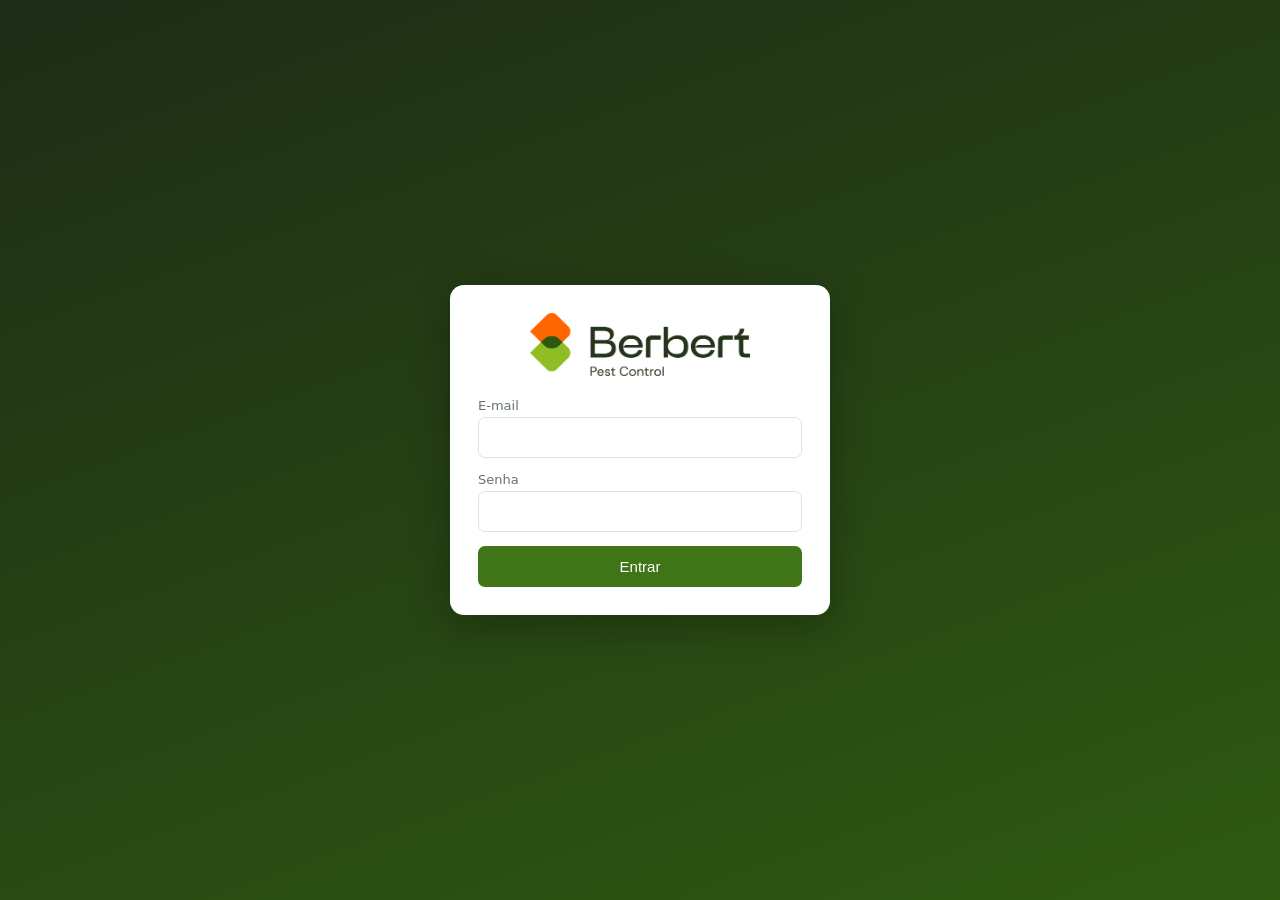
<file: index.html>
<!doctype html>
<html lang="pt-BR">
<head>
  <meta charset="utf-8">
  <meta name="viewport" content="width=device-width, initial-scale=1">
  <meta name="theme-color" content="#1e2b17">
  <title>Berbert Pest Control</title>
  <link rel="manifest" href="manifest.json">
  <link rel="icon" href="img/favicon.png" type="image/png">
  <link rel="apple-touch-icon" sizes="180x180" href="img/app-apple-180.png">
  <link rel="stylesheet" href="css/style.css">
</head>
<body>
  <div id="carregando" class="tela-cheia"><div class="spinner"></div></div>

  <div id="tela-login" class="tela-cheia" hidden>
    <form class="login-cartao" id="form-login">
      <img src="img/logo-escura.webp" alt="Berbert Pest Control" class="login-logo">
      <label>E-mail<input type="email" name="email" autocomplete="username" required></label>
      <label>Senha<input type="password" name="senha" autocomplete="current-password" required></label>
      <div class="erro" id="login-erro" hidden></div>
      <button class="btn">Entrar</button>
    </form>
  </div>

  <div id="tela-aviso" class="tela-cheia" hidden>
    <div class="login-cartao">
      <img src="img/logo-escura.webp" alt="Berbert Pest Control" class="login-logo">
      <div id="aviso-texto"></div>
    </div>
  </div>

  <div id="app" hidden>
    <header class="topo">
      <button class="menu-btn" id="menu-btn" aria-label="Abrir menu"></button>
      <img src="img/logo-clara.webp" alt="Berbert Pest Control" class="topo-logo">
      <div class="notif" id="notif" hidden>
        <button class="notif-btn" id="notif-btn" aria-label="Notificações" aria-expanded="false"></button>
        <div class="notif-painel" id="notif-painel" hidden></div>
      </div>
    </header>
    <aside class="menu" id="menu">
      <nav id="menu-links"></nav>
      <a class="link-externo" href="https://berbert-hidrotech.vercel.app" target="_blank" rel="noopener">
        <svg class="icone" viewBox="0 0 24 24" fill="none" stroke="currentColor" stroke-width="2" stroke-linecap="round" stroke-linejoin="round" aria-hidden="true"><path d="M12 2.7s-6 6.4-6 11a6 6 0 0 0 12 0c0-4.6-6-11-6-11z"/></svg>
        <span>Berbert Hidrotech</span>
        <svg class="icone seta-ext" viewBox="0 0 24 24" fill="none" stroke="currentColor" stroke-width="2" stroke-linecap="round" stroke-linejoin="round" aria-hidden="true"><path d="M15 3h6v6M10 14 21 3M18 13v6a2 2 0 0 1-2 2H5a2 2 0 0 1-2-2V8a2 2 0 0 1 2-2h6"/></svg>
      </a>
      <div class="perfil" id="perfil">
        <div class="perfil-menu" id="perfil-menu" hidden></div>
        <button class="perfil-btn" id="perfil-btn" aria-haspopup="true" aria-expanded="false"></button>
      </div>
    </aside>
    <main id="view"></main>
  </div>

  <div class="modal-fundo" id="modal" hidden>
    <div class="modal" role="dialog" aria-modal="true">
      <div class="modal-topo">
        <h2 id="modal-titulo"></h2>
        <button class="fechar" id="modal-fechar" aria-label="Fechar">&times;</button>
      </div>
      <div id="modal-corpo"></div>
    </div>
  </div>

  <div id="aviso-flutuante" hidden></div>
  <div id="nova-versao" hidden>
    <span>Há uma versão nova do sistema.</span>
    <button class="btn peq" id="nova-versao-btn">Atualizar agora</button>
  </div>
  <div id="impressao"></div>

  <script src="js/vendor/supabase.js"></script>
  <script src="js/config.js"></script>
  <script src="js/db.js"></script>
  <script src="js/faes.js"></script>
  <script src="js/ligacoes.js"></script>
  <script src="js/laudos.js"></script>
  <script src="js/extrato.js"></script>
  <script src="js/conversas.js"></script>
  <script src="js/app.js"></script>
</body>
</html>
</file>
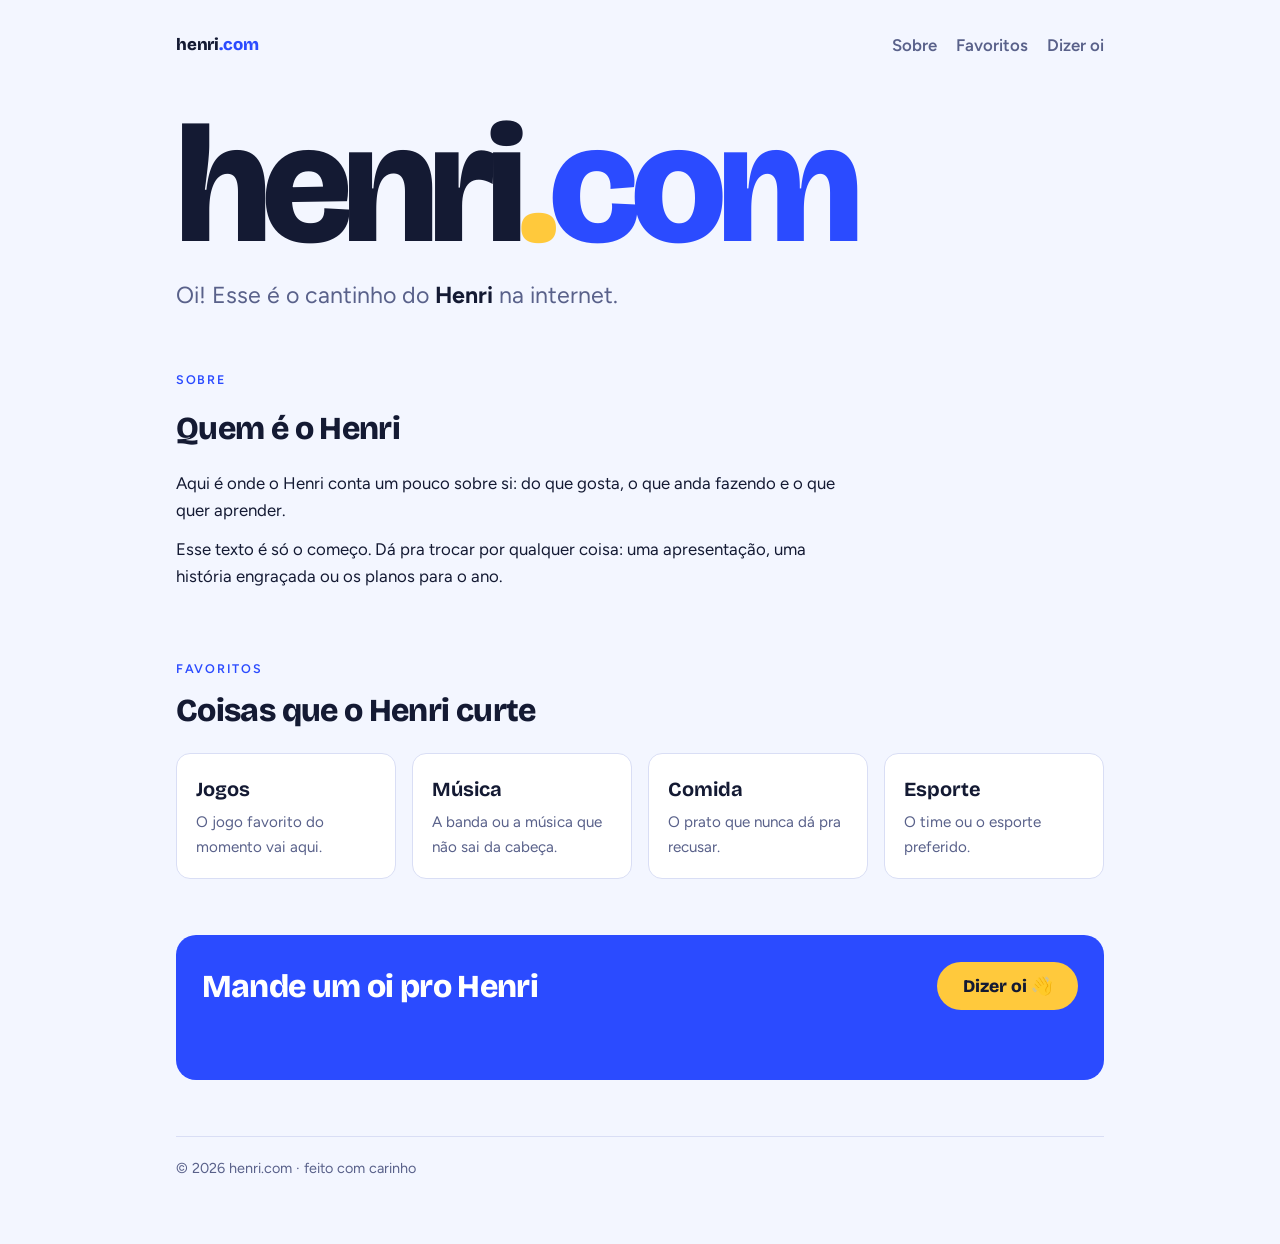
<file: henri/index.html>
<!doctype html>
<html lang="pt-BR">
<head>
<meta charset="utf-8">
<meta name="viewport" content="width=device-width, initial-scale=1">
<title>henri.com</title>
<link rel="preconnect" href="https://fonts.googleapis.com">
<link rel="stylesheet" href="https://fonts.googleapis.com/css2?family=Bricolage+Grotesque:opsz,wght@12..96,500;12..96,800&family=Figtree:wght@400;600&display=swap">
<style>
/* Layout: one column, oversized wordmark, then a loose grid of "favorite things" tiles */
:root{
  --bg:#f3f6ff; --fg:#141a33; --muted:#59618a; --accent:#2b4bff; --sun:#ffc93c; --card:#ffffff; --line:#d9def5;
  --display:"Bricolage Grotesque",ui-sans-serif,system-ui,sans-serif;
  --body:"Figtree",ui-sans-serif,system-ui,sans-serif;
}
@media (prefers-color-scheme:dark){:root:not([data-theme="light"]){
  --bg:#0e1226; --fg:#eef1ff; --muted:#9aa3cf; --accent:#7d93ff; --sun:#ffd25e; --card:#171c38; --line:#2a3160; color-scheme:dark}}
:root[data-theme="dark"]{--bg:#0e1226; --fg:#eef1ff; --muted:#9aa3cf; --accent:#7d93ff; --sun:#ffd25e; --card:#171c38; --line:#2a3160; color-scheme:dark}
*{box-sizing:border-box}
body{background:var(--bg);color:var(--fg);font:400 1.05rem/1.6 var(--body);margin:0}
.wrap{max-width:60rem;margin:0 auto;padding-inline:16px;padding-block:2rem 4rem;display:flex;flex-direction:column;gap:3.5rem}
nav{display:flex;justify-content:space-between;align-items:center;gap:1rem;flex-wrap:wrap;font-weight:600}
nav a{color:var(--muted);text-decoration:none;margin-left:1.2rem}
nav a:hover,nav a:focus-visible{color:var(--accent)}
.url{font-family:var(--display);font-weight:800;letter-spacing:-.01em}
.url span{color:var(--accent)}
header{display:flex;flex-direction:column;gap:1.2rem}
h1{font-family:var(--display);font-weight:800;font-size:clamp(4rem,17vw,10.5rem);line-height:.85;letter-spacing:-.05em;margin:0;text-wrap:balance}
h1 .dot{color:var(--sun)}
h1 .tld{color:var(--accent)}
.lead{font-size:clamp(1.15rem,2.6vw,1.45rem);max-width:34ch;margin:0;color:var(--muted)}
.lead strong{color:var(--fg)}
h2{font-family:var(--display);font-weight:800;font-size:2rem;letter-spacing:-.02em;margin:0 0 1rem}
.eyebrow{font-size:.78rem;text-transform:uppercase;letter-spacing:.14em;color:var(--accent);font-weight:600;margin:0 0 .4rem}
.about p{max-width:62ch;margin:0 0 .8rem}
.grid{display:grid;grid-template-columns:repeat(auto-fit,minmax(13rem,1fr));gap:1rem}
.tile{background:var(--card);border:1px solid var(--line);border-radius:14px;padding:1.2rem;display:flex;flex-direction:column;gap:.35rem;transition:transform .2s}
.tile:hover{transform:translateY(-3px) rotate(-.6deg)}
.tile b{font-family:var(--display);font-size:1.25rem}
.tile small{color:var(--muted);font-size:.95rem}
.oi{display:flex;flex-wrap:wrap;align-items:center;gap:1rem 1.5rem;background:var(--accent);color:#fff;border-radius:20px;padding:1.6rem}
.oi h2{color:#fff;margin:0;flex:1 1 16rem}
button{font:800 1.1rem var(--display);background:var(--sun);color:#141a33;border:0;border-radius:999px;padding:.85rem 1.6rem;cursor:pointer;transition:transform .15s}
button:hover{transform:scale(1.05)}
button:focus-visible,nav a:focus-visible{outline:3px solid var(--fg);outline-offset:3px}
#msg{flex-basis:100%;margin:0;font-weight:600;min-height:1.6em}
footer{color:var(--muted);font-size:.9rem;border-top:1px solid var(--line);padding-top:1.2rem}
@media (prefers-reduced-motion:reduce){*{transition:none!important}}
</style>
</head>
<body>

<div class="wrap">
  <nav>
    <div class="url">henri<span>.com</span></div>
    <div><a href="#sobre">Sobre</a><a href="#favoritos">Favoritos</a><a href="#oi">Dizer oi</a></div>
  </nav>

  <header>
    <h1>henri<span class="dot">.</span><span class="tld">com</span></h1>
    <p class="lead">Oi! Esse é o cantinho do <strong>Henri</strong> na internet.</p>
  </header>

  <section class="about" id="sobre">
    <p class="eyebrow">Sobre</p>
    <h2>Quem é o Henri</h2>
    <p>Aqui é onde o Henri conta um pouco sobre si: do que gosta, o que anda fazendo e o que quer aprender.</p>
    <p>Esse texto é só o começo. Dá pra trocar por qualquer coisa: uma apresentação, uma história engraçada ou os planos para o ano.</p>
  </section>

  <section id="favoritos">
    <p class="eyebrow">Favoritos</p>
    <h2>Coisas que o Henri curte</h2>
    <div class="grid">
      <div class="tile"><b>Jogos</b><small>O jogo favorito do momento vai aqui.</small></div>
      <div class="tile"><b>Música</b><small>A banda ou a música que não sai da cabeça.</small></div>
      <div class="tile"><b>Comida</b><small>O prato que nunca dá pra recusar.</small></div>
      <div class="tile"><b>Esporte</b><small>O time ou o esporte preferido.</small></div>
    </div>
  </section>

  <section class="oi" id="oi">
    <h2>Mande um oi pro Henri</h2>
    <button id="btn" type="button">Dizer oi 👋</button>
    <p id="msg" aria-live="polite"></p>
  </section>

  <footer>© <span id="ano">2026</span> henri.com · feito com carinho</footer>
</div>

<script>
const frases=["O Henri agradece o oi!","Oi recebido com sucesso.","O Henri mandou um joinha de volta.","Mais um oi pra coleção!","O Henri está sorrindo agora."];
let n=0;try{n=+localStorage.getItem("henri-oi")||0}catch(e){}
const msg=document.getElementById("msg");
const show=()=>{if(n)msg.textContent=`Você já disse oi ${n} ${n===1?"vez":"vezes"}.`};
show();
document.getElementById("btn").addEventListener("click",()=>{
  n++;try{localStorage.setItem("henri-oi",n)}catch(e){}
  msg.textContent=`${frases[Math.floor(Math.random()*frases.length)]} (${n} ${n===1?"oi":"ois"})`;
});
document.getElementById("ano").textContent=new Date().getFullYear();
</script>
</body>
</html>
</file>
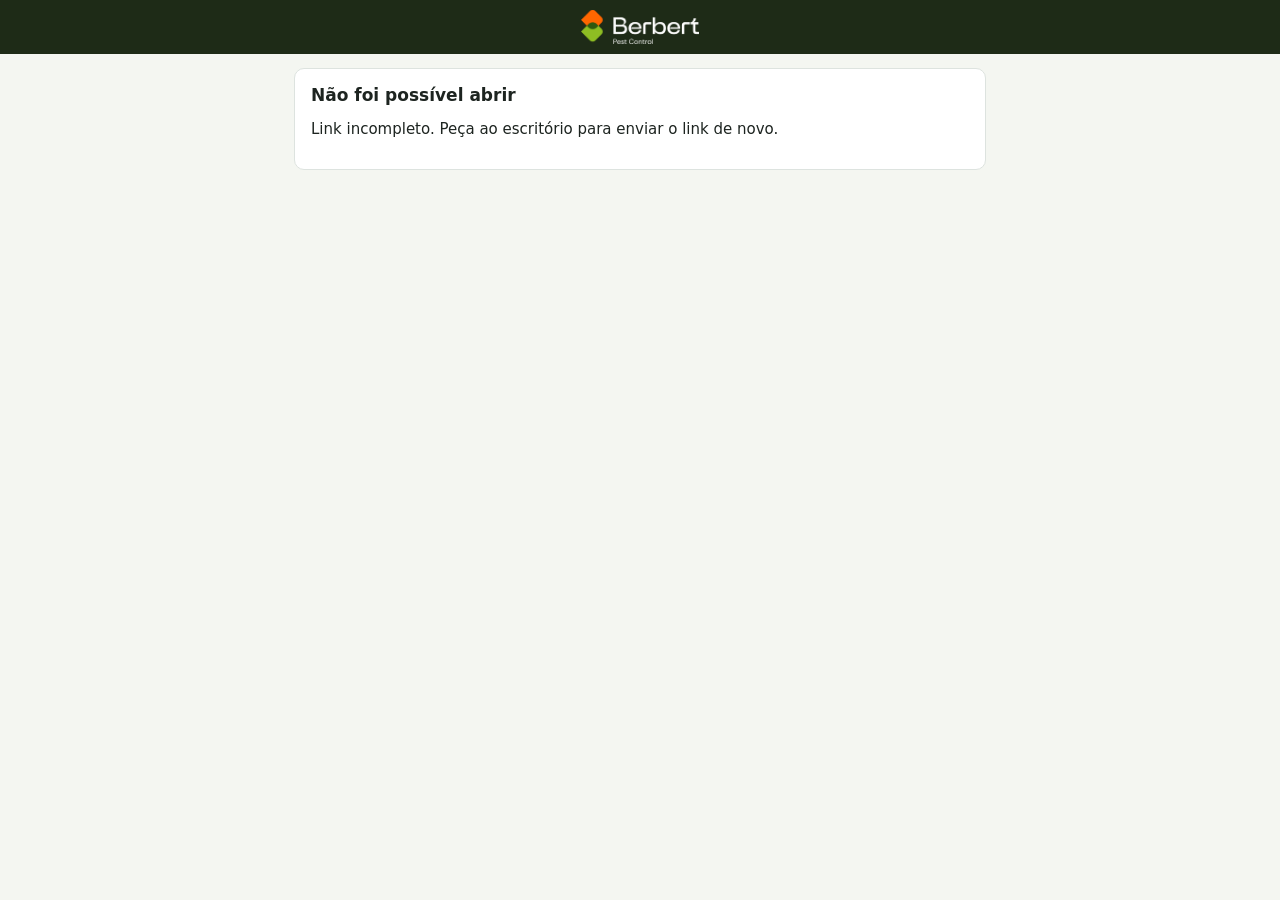
<file: os.html>
<!doctype html>
<html lang="pt-BR">
<head>
  <meta charset="utf-8">
  <meta name="viewport" content="width=device-width, initial-scale=1, maximum-scale=1">
  <meta name="theme-color" content="#1e2b17">
  <meta name="robots" content="noindex">
  <title>Ordem de Serviço — Berbert Pest Control</title>
  <link rel="icon" href="img/favicon.png" type="image/png">
  <link rel="stylesheet" href="css/style.css">
</head>
<body class="pagina-tecnico">
  <header class="topo-tecnico"><img src="img/logo-clara.webp" alt="Berbert Pest Control"></header>
  <main id="os-conteudo"><div class="tela-cheia-clara"><div class="spinner escuro"></div></div></main>
  <div id="aviso-flutuante" hidden></div>
  <script src="js/vendor/supabase.js"></script>
  <script src="js/config.js"></script>
  <script src="js/faes.js"></script>
  <script src="js/os.js"></script>
</body>
</html>
</file>
<file: css/style.css>
:root {
  /* Cores da marca Berbert */
  --marca-laranja: #ff6a00;
  --marca-verde: #8fbc24;
  --marca-escuro: #2f5a12;
  --topo: #1e2b17;
  --primaria: #3f7417;
  --primaria-escura: #2f5a12;
  --verde: var(--primaria);
  --verde-escuro: var(--primaria-escura);
  --fundo: #f4f6f1;
  --cartao: #ffffff;
  --texto: #1d2420;
  --suave: #66736c;
  --borda: #dde3df;
  --vermelho: #c0392b;
  --amarelo: #d68910;
  --azul: #2471a3;
}

* { box-sizing: border-box; }
body {
  margin: 0;
  font-family: system-ui, -apple-system, "Segoe UI", Roboto, sans-serif;
  background: var(--fundo);
  color: var(--texto);
  font-size: 15px;
}

/* Layout */
[hidden] { display: none !important; }
#app { display: grid; grid-template-columns: 220px 1fr; grid-template-rows: 56px 1fr; min-height: 100vh; }
.topo { grid-column: 1 / -1; background: var(--topo); color: #fff; display: flex; align-items: center; gap: 12px; padding: 0 16px;
  position: sticky; top: 0; z-index: 15; }
.topo-logo { height: 36px; width: auto; }
.menu-btn { display: none; background: none; border: 0; color: #fff; cursor: pointer; padding: 4px; }
.icone { width: 18px; height: 18px; flex-shrink: 0; }
.menu { background: var(--cartao); border-right: 1px solid var(--borda); display: flex; flex-direction: column;
  position: sticky; top: 56px; height: calc(100vh - 56px); align-self: start; }
#menu-links { flex: 1; overflow-y: auto; padding: 12px 0; }

/* Perfil no canto inferior esquerdo */
.perfil { position: relative; border-top: 1px solid var(--borda); padding: 10px; }
.perfil-btn { width: 100%; display: flex; align-items: center; gap: 10px; background: none; border: 0; border-radius: 8px;
  padding: 8px; cursor: pointer; text-align: left; color: var(--texto); font: inherit; }
.perfil-btn:hover, .perfil.aberto .perfil-btn { background: var(--fundo); }
.perfil-btn .icone { color: var(--suave); transition: transform .15s; }
.perfil.aberto .perfil-btn .icone { transform: rotate(180deg); }
.perfil-txt { flex: 1; min-width: 0; display: flex; flex-direction: column; }
.perfil-txt b, .perfil-cab b { font-size: 14px; white-space: nowrap; overflow: hidden; text-overflow: ellipsis; }
.perfil-txt small, .perfil-cab small { color: var(--suave); font-size: 12px; white-space: nowrap; overflow: hidden; text-overflow: ellipsis; }
.avatar { width: 34px; height: 34px; border-radius: 50%; background: var(--marca-laranja); color: #fff; display: inline-flex;
  align-items: center; justify-content: center; font-weight: 700; font-size: 13px; flex-shrink: 0; }
.avatar.grande { width: 48px; height: 48px; font-size: 17px; }
.perfil-menu { position: absolute; left: 10px; right: 10px; bottom: calc(100% - 4px); background: #fff; border: 1px solid var(--borda);
  border-radius: 10px; box-shadow: 0 8px 28px rgba(0,0,0,.16); padding: 6px; z-index: 30; }
.perfil-cab { display: flex; align-items: center; gap: 10px; padding: 8px 8px 10px; border-bottom: 1px solid var(--borda); margin-bottom: 4px; }
.perfil-cab > div { min-width: 0; display: flex; flex-direction: column; }
.perfil-menu button { width: 100%; display: flex; align-items: center; gap: 10px; background: none; border: 0; border-radius: 6px;
  padding: 9px 8px; font: inherit; font-size: 14px; color: var(--texto); cursor: pointer; text-align: left; }
.perfil-menu button .icone { color: var(--suave); }
.perfil-menu button:hover { background: var(--fundo); }
.perfil-menu button.sair { color: var(--vermelho); }
.perfil-menu button.sair .icone { color: var(--vermelho); }
.conta-topo { display: flex; align-items: center; gap: 14px; margin-bottom: 16px; }
.conta-topo h3 { margin: 0 0 4px; font-size: 18px; }
.conta-info { display: grid; grid-template-columns: 1fr 1fr; gap: 12px 20px; margin-bottom: 14px; }
.conta-info .full { grid-column: 1 / -1; }
.conta-info > div > span:first-child { display: block; font-size: 12px; color: var(--suave); margin-bottom: 4px; }
.conta-info .tag { margin: 0 4px 4px 0; }
.conta-info b { font-size: 14px; word-break: break-word; }
@media (max-width: 600px) { .conta-info { grid-template-columns: 1fr; } }

/* Campo de busca de cliente */
.linha-cliente { display: flex; gap: 6px; }
.busca-cliente { position: relative; flex: 1; min-width: 0; }
.busca-cliente .bc-texto { width: 100%; }
.busca-cliente.invalido .bc-texto { border-color: var(--vermelho); box-shadow: 0 0 0 2px #f8dedb; }
.bc-lista { position: absolute; top: calc(100% + 4px); left: 0; right: 0; z-index: 60; background: #fff; border: 1px solid var(--borda);
  border-radius: 8px; box-shadow: 0 8px 24px rgba(0,0,0,.15); max-height: 290px; overflow-y: auto; padding: 4px; }
.bc-lista button { display: flex; flex-direction: column; align-items: flex-start; width: 100%; background: none; border: 0; border-radius: 6px;
  padding: 7px 9px; cursor: pointer; text-align: left; font: inherit; color: var(--texto); }
.bc-lista button b { font-size: 14px; font-weight: 600; }
.bc-lista button small { font-size: 12px; color: var(--suave); }
.bc-lista button:hover, .bc-lista button.ativo { background: #eef5e3; }
.bc-vazio { padding: 10px; font-size: 13px; color: var(--suave); }

.bc-lista .cod, .cod-col { font-variant-numeric: tabular-nums; color: var(--suave); }
.bc-lista .cod { font-weight: 600; margin-right: 6px; }
.cod-col { white-space: nowrap; font-size: 14px; }
.aviso-linha { display: flex; flex-wrap: wrap; align-items: center; justify-content: space-between; gap: 10px; padding: 12px 16px;
  background: #fff8ef; border-color: #f6d9b8; }

/* Paginação da lista de clientes */
.paginacao { display: flex; flex-wrap: wrap; align-items: center; justify-content: center; gap: 10px 14px; padding: 12px; border-top: 1px solid var(--borda); font-size: 14px; }
.paginacao .btn:disabled { opacity: .45; cursor: default; }
.pag-num { width: 64px; padding: 5px 6px; border: 1px solid var(--borda); border-radius: 6px; font-size: 14px; text-align: center; }
.pag-total { color: var(--suave); }

.aviso-linha.alerta { background: #fdecea; border-color: #f3c3bd; }
.lista-ajuda { margin: 8px 0 14px; padding-left: 20px; color: var(--texto); font-size: 14px; line-height: 1.5; }
#nova-versao { position: fixed; top: 64px; left: 50%; transform: translateX(-50%); z-index: 90; display: flex; align-items: center; gap: 12px;
  background: var(--topo); color: #fff; padding: 10px 14px; border-radius: 10px; box-shadow: 0 6px 20px rgba(0,0,0,.25); font-size: 14px;
  max-width: calc(100% - 32px); }
#nova-versao[hidden] { display: none; }
#nova-versao .btn { background: var(--marca-laranja); }

/* Filtros e abas */
.filtros { display: flex; flex-wrap: wrap; gap: 10px; align-items: flex-end; margin-bottom: 14px; }
.filtros label { display: flex; flex-direction: column; gap: 4px; font-size: 13px; color: var(--suave); }
.filtros select { padding: 9px 10px; border: 1px solid var(--borda); border-radius: 7px; font-size: 14px; background: #fff; color: var(--texto); }
.filtros .filtro-busca { flex: 1; min-width: 220px; }
.filtros .filtro-busca .busca { width: 100%; min-width: 0; }
.abas { display: flex; gap: 4px; overflow-x: auto; border-bottom: 1px solid var(--borda); margin-bottom: 14px; }
.aba { background: none; border: 0; border-bottom: 3px solid transparent; padding: 9px 12px; font: inherit; font-size: 14px; color: var(--suave);
  cursor: pointer; white-space: nowrap; }
.aba:hover { color: var(--texto); }
.aba.ativa { color: var(--primaria-escura); font-weight: 600; border-bottom-color: var(--marca-laranja); }
.aba .cont { display: inline-block; background: #eceeed; color: #555; border-radius: 10px; padding: 0 7px; font-size: 12px; font-weight: 600; margin-left: 4px; }
.aba.ativa .cont { background: #ffe8d6; color: #a64500; }
tr.inativo td { color: var(--suave); }
td .sub { font-size: 12px; color: var(--suave); margin-top: 2px; }
.lista-ajuda .atencao { color: #8a5a06; }

/* Página do cliente */
.pagina-topo { display: flex; align-items: center; flex-wrap: wrap; gap: 12px; margin-bottom: 14px; }
.pagina-topo h2 { margin: 0; font-size: 21px; }
.aba:disabled { opacity: .45; cursor: not-allowed; }
.link-cliente { color: var(--texto); font-weight: 700; text-decoration: none; }
.link-cliente:hover { color: var(--primaria); text-decoration: underline; }
.btn.sec.perigo-texto { color: var(--vermelho); border-color: #f0c4be; }
.form-anotacao { max-width: 760px; margin-bottom: 18px; }
.form-anotacao label { display: flex; flex-direction: column; gap: 6px; font-size: 14px; font-weight: 600; }
.form-anotacao textarea { padding: 10px; border: 1px solid var(--borda); border-radius: 7px; font: inherit; font-weight: 400; font-size: 14px; resize: vertical; min-height: 90px; }
.obrigatorio { color: var(--vermelho); }
.anotacao-botoes { display: flex; flex-direction: column; align-items: center; gap: 8px; margin-top: 12px; }
.anotacao-botoes .btn { min-width: 170px; }
.tabela-anotacoes td.texto-anotacao { white-space: pre-line; }
.anotacao-rodape { display: flex; flex-wrap: wrap; justify-content: space-between; gap: 10px; margin-top: 10px; }

/* Notificações (sininho) */
.notif { position: relative; margin-left: auto; }
.notif-btn { position: relative; background: none; border: 0; color: #fff; cursor: pointer; padding: 8px; border-radius: 8px; display: flex; }
.notif-btn:hover { background: rgba(255,255,255,.1); }
.notif-btn .icone { width: 22px; height: 22px; }
.notif-badge { position: absolute; top: 2px; right: 0; background: var(--marca-laranja); color: #fff; font-size: 11px; font-weight: 700;
  min-width: 18px; height: 18px; border-radius: 9px; display: flex; align-items: center; justify-content: center; padding: 0 4px; }
.notif-painel { position: absolute; right: 0; top: calc(100% + 6px); width: 340px; max-width: calc(100vw - 24px); background: #fff; color: var(--texto);
  border: 1px solid var(--borda); border-radius: 10px; box-shadow: 0 10px 30px rgba(0,0,0,.2); z-index: 40; overflow: hidden; }
.notif-cab { font-weight: 700; padding: 12px 14px; border-bottom: 1px solid var(--borda); }
.notif-item { display: flex; flex-direction: column; align-items: flex-start; gap: 3px; width: 100%; background: none; border: 0;
  border-bottom: 1px solid var(--borda); padding: 10px 14px; text-align: left; cursor: pointer; font: inherit; color: var(--texto); }
.notif-item:hover { background: var(--fundo); }
.notif-item b { font-size: 14px; }
.notif-item small { font-size: 12px; color: var(--suave); }
.notif-vazio { padding: 16px 14px; color: var(--suave); font-size: 14px; }
.notif-rodape { display: flex; flex-wrap: wrap; gap: 8px; padding: 10px 14px; background: #fafbfa; }
#notif-painel { max-height: 70vh; overflow-y: auto; }

/* Página da ordem */
.form .secao { margin: 10px 0 0; padding-top: 12px; border-top: 1px solid var(--borda); font-size: 15px; color: var(--primaria-escura); }
.link-tecnico { display: flex; flex-wrap: wrap; gap: 8px; margin-bottom: 6px; }
.link-tecnico input { flex: 1; min-width: 240px; padding: 9px 10px; border: 1px solid var(--borda); border-radius: 7px; font-size: 13px; background: #fafbfa; }
.assinatura-ver { display: block; max-width: 360px; width: 100%; border: 1px solid var(--borda); border-radius: 8px; margin-top: 6px; background: #fff; }

/* Página do técnico (os.html) */
.pagina-tecnico { background: var(--fundo); }
.topo-tecnico { background: var(--topo); padding: 10px 16px; display: flex; justify-content: center; }
.topo-tecnico img { height: 34px; }
#os-conteudo { max-width: 720px; margin: 0 auto; padding: 14px; }
.tela-cheia-clara { min-height: 60vh; display: flex; align-items: center; justify-content: center; }
.spinner.escuro { border-color: rgba(0,0,0,.12); border-top-color: var(--marca-laranja); }
.os-cab h1 { font-size: 20px; margin: 4px 0 2px; }
.os-num { color: var(--suave); font-size: 14px; }
.os-dados { display: flex; flex-direction: column; gap: 4px; margin: 10px 0; font-size: 14px; }
.os-dados a { color: var(--primaria); }
.os-servicos ul { margin: 4px 0 8px; padding-left: 20px; }
.os-obs { background: #fff8ef; border-radius: 8px; padding: 8px 10px; margin-top: 8px; }
#form-exec h2, .os-msg h2 { font-size: 17px; margin: 0 0 8px; }
.opcao { display: flex; align-items: center; gap: 10px; padding: 10px 12px; border: 1px solid var(--borda); border-radius: 9px; margin: 6px 0;
  background: #fff; cursor: pointer; font-size: 15px; }
.opcao input { width: 22px; height: 22px; accent-color: var(--primaria); flex-shrink: 0; }
.opcao:has(input:checked) { border-color: var(--primaria); background: #eef5e3; }
.opcao.grande span { display: flex; flex-direction: column; }
.opcao.grande small { color: var(--suave); font-size: 12px; }
.grupo-opcoes { margin: 12px 0; }
.grupo-titulo { font-size: 13px; font-weight: 600; color: var(--suave); margin-bottom: 2px; }
.grupo-opcoes .opcao { display: inline-flex; margin-right: 6px; }
.produto { border-bottom: 1px solid var(--borda); padding: 4px 0 8px; }
.produto-campos { display: none; gap: 8px; padding: 4px 4px 6px 36px; flex-direction: column; }
.produto.usado .produto-campos { display: flex; }
.produto-campos label, .campo { display: flex; flex-direction: column; gap: 4px; font-size: 13px; color: var(--suave); margin: 8px 0; }
.produto-campos input, .campo input, .campo textarea { padding: 11px; border: 1px solid var(--borda); border-radius: 8px; font-size: 16px; font-family: inherit; color: var(--texto); }
.duas-colunas { display: grid; grid-template-columns: repeat(auto-fit, minmax(140px, 1fr)); gap: 0 10px; }
.assinatura-caixa { position: relative; border: 2px dashed #b9c4b5; border-radius: 10px; background: #fff; height: 190px; margin: 8px 0; touch-action: none; }
.assinatura-caixa canvas { width: 100%; height: 100%; display: block; touch-action: none; }
.assinatura-dica { position: absolute; inset: 0; display: flex; align-items: center; justify-content: center; color: #b9c4b5; pointer-events: none; font-size: 15px; }
.os-enviar { position: sticky; bottom: 0; padding: 12px 0 16px; background: linear-gradient(transparent, var(--fundo) 30%); }
.os-enviar .btn { width: 100%; padding: 15px; font-size: 17px; border-radius: 10px; }

/* FAES impressa */
.faes { font-size: 10.5px; color: #000; max-width: 820px; margin: 0 auto; }
.faes-titulo { text-align: center; font-weight: 700; font-size: 15px; border: 1.5px solid #000; border-radius: 8px; padding: 5px; margin-bottom: 5px; }
.faes-topo { display: grid; grid-template-columns: 1fr 1.15fr; gap: 6px; margin-bottom: 5px; }
.faes-empresa, .faes-cliente { border: 1px solid #000; border-radius: 8px; padding: 6px 8px; line-height: 1.45; }
.faes-empresa { display: flex; gap: 8px; align-items: center; }
.faes-logo { width: 90px; }
.faes-num { text-align: right; font-size: 13px; margin-top: 2px; }
.faes-tab { width: 100%; border-collapse: collapse; margin-bottom: 5px; }
.faes-tab td, .faes-tab th { border: 1px solid #000; padding: 3px 5px; vertical-align: top; font-size: 10.5px; color: #000; background: #fff; }
.faes-tab th { background: #f0f0f0; text-align: center; }
.faes-rot { width: 17%; font-weight: 600; }
.faes-dir { text-align: right; }
.faes-grupo { margin: 1px 0; }
.faes-x { font-family: monospace; font-weight: 700; }
.faes-produtos td { font-size: 9.5px; }
.faes-assin td { width: 33%; height: 120px; }
.faes-linha { border-bottom: 1px solid #000; height: 34px; margin: 4px 0 2px; }
.faes-decl { font-size: 8.5px; margin: 4px 0; text-align: justify; }
.faes-assinatura { display: block; max-height: 60px; max-width: 100%; margin: 4px 0 2px; }
@media print { .faes { max-width: none; } }

.alerta-perigo { background: #fdecea; border: 1px solid #f3c3bd; border-radius: 8px; padding: 4px 14px; margin-bottom: 14px; color: #6d1f17; }

.conflitos { border: 1px solid #f3c3bd; background: #fff7f6; border-radius: 8px; padding: 10px 12px; margin-bottom: 12px; font-size: 14px; }
.conflitos table { margin: 8px 0; }

/* Importação de planilha */
.importacao h3 { font-size: 15px; margin: 18px 0 4px; }
.grade-mapa { display: grid; grid-template-columns: repeat(auto-fill, minmax(210px, 1fr)); gap: 10px; margin: 10px 0 14px; }
.grade-mapa label { display: flex; flex-direction: column; gap: 4px; font-size: 13px; color: var(--suave); }
.grade-mapa select { padding: 8px; border: 1px solid var(--borda); border-radius: 7px; font-size: 14px; background: #fff; color: var(--texto); }
.check-linha { display: flex; gap: 8px; align-items: flex-start; font-size: 14px; margin-bottom: 12px; }
.check-linha input { margin-top: 3px; }
.resumo-importacao { display: flex; flex-wrap: wrap; gap: 6px; margin-bottom: 10px; }
.resumo-importacao .tag { font-size: 13px; padding: 4px 10px; }
.rotulo-previa { display: block; font-size: 13px; margin-bottom: 6px; }
.menu a { display: flex; align-items: center; gap: 10px; padding: 11px 18px; color: var(--texto); text-decoration: none; border-left: 4px solid transparent; }
.menu a .icone { color: var(--suave); }
.menu a:hover { background: var(--fundo); }
.menu a.ativo { background: #eef5e3; color: var(--primaria-escura); font-weight: 600; border-left-color: var(--marca-laranja); }
.menu a.ativo .icone { color: var(--marca-laranja); }
main { padding: 20px; overflow-x: hidden; }

@media (max-width: 800px) {
  #app { grid-template-columns: 1fr; }
  .menu-btn { display: block; }
  .topo-logo { height: 28px; }
  .menu { display: none; position: fixed; top: 56px; left: 0; bottom: 0; width: 260px; height: auto; align-self: stretch; z-index: 20; box-shadow: 2px 0 10px rgba(0,0,0,.15); }
  .menu.aberto { display: flex; }
  main { padding: 14px; }
}

/* Componentes */
.cabecalho { display: flex; flex-wrap: wrap; align-items: center; justify-content: space-between; gap: 10px; margin-bottom: 16px; }
.cabecalho h2 { margin: 0; font-size: 22px; }
.cartao { background: var(--cartao); border: 1px solid var(--borda); border-radius: 10px; padding: 16px; margin-bottom: 16px; }
.cartao h3 { margin: 0 0 12px; font-size: 16px; }
.grade-kpi { display: grid; grid-template-columns: repeat(auto-fit, minmax(170px, 1fr)); gap: 12px; margin-bottom: 16px; }
.kpi { background: var(--cartao); border: 1px solid var(--borda); border-radius: 10px; padding: 14px; }
.kpi .rotulo { color: var(--suave); font-size: 13px; }
.kpi .valor { font-size: 24px; font-weight: 700; margin-top: 4px; }

.btn { background: var(--verde); color: #fff; border: 0; border-radius: 7px; padding: 9px 14px; font-size: 14px; cursor: pointer; white-space: nowrap; }
.btn:hover { background: var(--verde-escuro); }
.btn.sec { background: #fff; color: var(--texto); border: 1px solid var(--borda); }
.btn.sec:hover { background: var(--fundo); }
.btn.perigo { background: var(--vermelho); }
.btn:disabled { opacity: .6; cursor: wait; }
a.btn { text-decoration: none; display: inline-block; }
.btn.peq { padding: 5px 9px; font-size: 13px; }
.acoes { display: flex; flex-wrap: wrap; gap: 6px; }

.busca { padding: 9px 12px; border: 1px solid var(--borda); border-radius: 7px; min-width: 220px; font-size: 14px; }

.tabela-wrap { overflow-x: auto; }
table { width: 100%; border-collapse: collapse; background: var(--cartao); }
th, td { text-align: left; padding: 9px 10px; border-bottom: 1px solid var(--borda); vertical-align: top; }
th { font-size: 13px; color: var(--suave); font-weight: 600; background: #fafbfa; }
td.num, th.num { text-align: right; }
.vazio { color: var(--suave); text-align: center; padding: 24px; }

.tag { display: inline-block; padding: 2px 8px; border-radius: 20px; font-size: 12px; font-weight: 600; white-space: nowrap; }
.tag.verde { background: #dff3e8; color: var(--verde-escuro); }
.tag.amarelo { background: #fcf0d9; color: #8a5a06; }
.tag.vermelho { background: #f8dedb; color: #8e2a20; }
.tag.azul { background: #dceaf5; color: #1b5580; }
.tag.cinza { background: #eceeed; color: #555; }
.tag.laranja { background: #ffe8d6; color: #a64500; }
.ajuda { color: var(--suave); font-size: 14px; margin: 0 0 14px; }

/* Formulários */
.form { display: grid; grid-template-columns: repeat(2, 1fr); gap: 12px; }
.form .full { grid-column: 1 / -1; }
.form label { display: flex; flex-direction: column; gap: 4px; font-size: 13px; color: var(--suave); }
.form input, .form select, .form textarea { padding: 9px 10px; border: 1px solid var(--borda); border-radius: 7px; font-size: 14px; font-family: inherit; color: var(--texto); background: #fff; }
.form textarea { min-height: 70px; resize: vertical; }
.form .check { flex-direction: row; align-items: center; gap: 8px; color: var(--texto); font-size: 14px; }
.permissoes { border: 1px solid var(--borda); border-radius: 8px; padding: 12px; display: flex; flex-direction: column; gap: 10px; }
.permissoes .destaque { background: #fff5ec; border-radius: 6px; padding: 8px; }
.grade-perm { display: grid; grid-template-columns: repeat(auto-fill, minmax(140px, 1fr)); gap: 8px; }
.form input:disabled { background: #f2f3f2; color: var(--suave); }
.form-acoes { grid-column: 1 / -1; display: flex; justify-content: flex-end; gap: 8px; margin-top: 6px; }
.linhas { grid-column: 1 / -1; }
.linhas table input { width: 100%; padding: 7px; border: 1px solid var(--borda); border-radius: 6px; font-size: 14px; }
.linhas th, .linhas td { padding: 5px; }
.total-linha { text-align: right; font-weight: 700; margin-top: 8px; }
@media (max-width: 600px) { .form { grid-template-columns: 1fr; } }

/* Modal */
.modal-fundo { position: fixed; inset: 0; background: rgba(0,0,0,.45); display: flex; align-items: flex-start; justify-content: center; padding: 30px 12px; overflow-y: auto; z-index: 50; }
.modal-fundo[hidden] { display: none; }
.modal { background: #fff; border-radius: 12px; width: 100%; max-width: 760px; padding: 18px; }
.modal-topo { display: flex; justify-content: space-between; align-items: center; margin-bottom: 14px; }
.modal-topo h2 { margin: 0; font-size: 19px; }
.fechar { background: none; border: 0; font-size: 20px; cursor: pointer; color: var(--suave); }

/* Calendário */
.cal-nav { display: flex; flex-wrap: wrap; align-items: center; gap: 8px; }
.cal-nav strong { min-width: 140px; text-align: center; }
.calendario { display: grid; grid-template-columns: repeat(7, 1fr); gap: 4px; }
.calendario .dsem { text-align: center; font-size: 12px; color: var(--suave); font-weight: 600; padding: 4px 0; }
.dia { background: var(--cartao); border: 1px solid var(--borda); border-radius: 7px; min-height: 86px; padding: 5px; cursor: pointer; overflow: hidden; }
.dia:hover { border-color: var(--verde); }
.dia.fora { opacity: .4; }
.dia.hoje { border: 2px solid var(--verde); }
.dia.sel { background: #eef5e3; }
.dia .n { font-size: 13px; font-weight: 600; }
.dia .ev { font-size: 11px; background: #dceaf5; color: #1b5580; border-radius: 4px; padding: 1px 4px; margin-top: 3px; white-space: nowrap; overflow: hidden; text-overflow: ellipsis; }
.dia .ev.concluido { background: #dff3e8; color: var(--verde-escuro); }
.dia .ev.cancelado { background: #eceeed; color: #777; text-decoration: line-through; }
@media (max-width: 600px) {
  .dia { min-height: 54px; }
  .dia .ev { font-size: 0; height: 6px; padding: 0; }
}

/* Telas de carregamento, login e avisos */
.tela-cheia { min-height: 100vh; display: flex; align-items: center; justify-content: center; padding: 16px;
  background: linear-gradient(160deg, var(--topo) 0%, var(--marca-escuro) 100%); }
.spinner { width: 42px; height: 42px; border: 4px solid rgba(255,255,255,.25); border-top-color: var(--marca-laranja); border-radius: 50%; animation: gira .8s linear infinite; }
@keyframes gira { to { transform: rotate(360deg); } }
.login-cartao { background: #fff; border-radius: 14px; padding: 28px; width: 100%; max-width: 380px; display: flex; flex-direction: column; gap: 14px; box-shadow: 0 10px 40px rgba(0,0,0,.3); }
.login-logo { width: 220px; max-width: 100%; align-self: center; margin-bottom: 8px; }
.login-cartao label { display: flex; flex-direction: column; gap: 4px; font-size: 13px; color: var(--suave); }
.login-cartao input { padding: 11px; border: 1px solid var(--borda); border-radius: 7px; font-size: 15px; }
.login-cartao .btn { padding: 12px; font-size: 15px; }
.login-cartao h3 { margin: 0; }
.erro { background: #f8dedb; color: #8e2a20; padding: 9px 12px; border-radius: 7px; font-size: 14px; }
#aviso-flutuante { position: fixed; bottom: 20px; left: 50%; transform: translateX(-50%); z-index: 100; padding: 12px 18px; border-radius: 8px;
  color: #fff; background: var(--primaria-escura); box-shadow: 0 4px 16px rgba(0,0,0,.25); max-width: calc(100% - 32px); font-size: 14px; }
#aviso-flutuante.erro { background: var(--vermelho); }

/* Impressão (orçamentos e laudos) */
#impressao { display: none; }
@media print {
  body.imprimindo #app, body.imprimindo .modal-fundo { display: none !important; }
  body.imprimindo #impressao { display: block; }
  body { background: #fff; }
  * { -webkit-print-color-adjust: exact; print-color-adjust: exact; }
}
.doc { font-size: 13px; color: #000; max-width: 800px; margin: 0 auto; }
.doc .doc-topo { display: flex; justify-content: space-between; align-items: flex-end; gap: 16px; border-bottom: 3px solid var(--marca-laranja); padding-bottom: 10px; margin-bottom: 14px; }
.doc .doc-logo { height: 58px; width: auto; display: block; margin-bottom: 6px; }
.doc .doc-topo .dados { font-size: 12px; line-height: 1.5; }
.doc h2 { text-align: center; font-size: 17px; margin: 10px 0 14px; text-transform: uppercase; }
.doc h3 { font-size: 14px; margin: 16px 0 6px; border-bottom: 1px solid #ccc; padding-bottom: 3px; }
.doc table { font-size: 12px; }
.doc th { background: #eee; color: #000; }
.doc th, .doc td { border: 1px solid #bbb; padding: 5px 7px; }
.doc .assinatura { margin-top: 60px; display: flex; justify-content: space-around; gap: 30px; }
.doc .assinatura div { border-top: 1px solid #000; padding-top: 5px; text-align: center; min-width: 220px; font-size: 12px; }
.doc .info { display: grid; grid-template-columns: 1fr 1fr; gap: 3px 20px; }
.itens-import { max-height: 420px; overflow: auto; margin: 8px 0 12px; }
.itens-import select { min-width: 130px; }
.faes-acao { text-align: center; vertical-align: middle; font-weight: bold; }
.filtros-lig { display: flex; flex-wrap: wrap; gap: 10px; align-items: flex-end; }
.filtros-lig label { display: flex; flex-direction: column; gap: 4px; font-size: 13px; color: var(--suave); min-width: 150px; flex: 1; }
.filtros-lig input, .filtros-lig select { padding: 9px; border: 1px solid var(--borda); border-radius: 8px; font-size: 14px; font-family: inherit; }
.filtros-check { margin: 0 0 10px; gap: 16px; }
.tabela-lig td { vertical-align: top; }
.tel-linha { display: flex; gap: 6px; margin-bottom: 4px; flex-wrap: wrap; }
.tel-linha .whats { color: #1a7f37; border-color: #b9e2c5; }
.opcoes-resultado { display: grid; grid-template-columns: repeat(auto-fill, minmax(180px, 1fr)); gap: 6px; }
.tabela-lig a[data-abrir] { color: inherit; text-decoration: none; }
.tabela-lig a[data-abrir]:hover { text-decoration: underline; }
.prosp-grade { display: grid; grid-template-columns: minmax(0, 2fr) minmax(280px, 1fr); gap: 12px; align-items: start; }
.prosp-mapa { padding: 0; overflow: hidden; }
.prosp-mapa iframe { width: 100%; height: 560px; border: 0; display: block; }
.prosp-conferir h3 { margin-top: 0; }
.conf-status { font-weight: 600; padding: 10px 12px; border-radius: 8px; margin: 4px 0 10px; }
.conf-status.cliente { background: #eceeed; color: #444; }
.conf-status.novo { background: #dff3e8; color: var(--verde-escuro); }
.conf-botoes { margin: 10px 0; }
.prosp-auto summary { cursor: pointer; font-weight: 600; }
.prosp-auto[open] summary { margin-bottom: 10px; }
@media (max-width: 900px) { .prosp-grade { grid-template-columns: 1fr; } .prosp-mapa iframe { height: 420px; } }
.secao-form > b { display: block; font-size: 13px; color: var(--suave); margin-bottom: 6px; }
.grupo-marcar { display: grid; grid-template-columns: repeat(auto-fill, minmax(190px, 1fr)); gap: 6px; margin-bottom: 6px; }
.grupo-marcar.uma-coluna { grid-template-columns: 1fr; }
.opcao-marcar { display: flex; align-items: flex-start; gap: 8px; padding: 8px 10px; border: 1px solid var(--borda); border-radius: 8px; cursor: pointer; font-size: 14px; background: #fff; }
.opcao-marcar:has(input:checked) { border-color: var(--primaria); background: #eef7f0; }
.opcao-marcar input { margin-top: 2px; }
.opcao-marcar small { color: var(--suave); display: block; }
.produtos-laudo { display: grid; gap: 8px; }
.produto-laudo { display: grid; grid-template-columns: minmax(0, 2fr) minmax(0, 1fr); gap: 8px; align-items: center; }
.produto-laudo > input { padding: 9px; border: 1px solid var(--borda); border-radius: 8px; font-size: 14px; font-family: inherit; }
.reservatorio { display: grid; grid-template-columns: 80px repeat(4, minmax(0, 1fr)) auto; gap: 8px; align-items: end; margin-bottom: 8px; }
.reservatorio label { display: flex; flex-direction: column; gap: 4px; font-size: 12px; color: var(--suave); }
.reservatorio select, .reservatorio input { padding: 8px; border: 1px solid var(--borda); border-radius: 8px; font-size: 14px; font-family: inherit; }
.fotos-etapas { display: grid; grid-template-columns: 1fr 1fr; gap: 14px; }
.fotos-cab { display: flex; align-items: center; justify-content: space-between; gap: 8px; margin-bottom: 8px; }
.fotos-grade { display: grid; grid-template-columns: repeat(auto-fill, minmax(150px, 1fr)); gap: 8px; }
.foto-item { margin: 0; border: 1px solid var(--borda); border-radius: 8px; padding: 6px; display: flex; flex-direction: column; gap: 6px; background: #fff; }
.foto-item img, .foto-carregando { width: 100%; height: 120px; object-fit: cover; border-radius: 6px; background: #eee; display: flex; align-items: center; justify-content: center; font-size: 12px; color: var(--suave); }
.foto-item input { padding: 6px; border: 1px solid var(--borda); border-radius: 6px; font-size: 13px; }
.fotos-laudo { display: grid; grid-template-columns: 1fr 1fr; gap: 12px; }
.fotos-laudo-tit { font-weight: bold; text-align: center; background: #eee; padding: 4px; margin-bottom: 6px; }
.fotos-laudo-grade { display: grid; grid-template-columns: 1fr 1fr; gap: 6px; }
.fotos-laudo figure { margin: 0; break-inside: avoid; page-break-inside: avoid; }
.fotos-laudo img { width: 100%; height: 3.6cm; object-fit: cover; border: 1px solid #bbb; display: block; }
.laudo-caixa p { margin: 4px 0; }
.fotos-laudo figcaption { font-size: 11px; text-align: center; margin-top: 2px; }
.laudo-conclusao { margin-top: 14px; }
@media (max-width: 760px) { .reservatorio { grid-template-columns: 1fr 1fr; } .fotos-etapas { grid-template-columns: 1fr; } .produto-laudo { grid-template-columns: 1fr; } }
.form .opcao-marcar, .opcao-marcar { flex-direction: row; align-items: flex-start; color: var(--texto); }
.form .opcao-marcar span { flex: 1; }
.pdf-temporario { position: fixed; left: -10000px; top: 0; width: 794px; background: #fff; }
.pdf-temporario .doc { max-width: none; padding: 0 4px; }
.menu a.link-externo { border-top: 1px solid var(--borda); color: #1b5580; font-weight: 600; }
.menu a.link-externo .icone { color: #1b5580; }
.menu a.link-externo .seta-ext { margin-left: auto; width: 15px; height: 15px; }
.menu a.link-externo span { white-space: nowrap; }

/* Painel: blocos de resumo (ranking de serviços e contas) */
.grade-resumo { display: grid; grid-template-columns: repeat(auto-fit, minmax(300px, 1fr)); gap: 12px; margin-bottom: 16px; }
.grade-resumo .cartao { margin-bottom: 0; }
.bloco-topo { display: flex; justify-content: space-between; align-items: center; gap: 8px; }
.bloco-topo h3 { margin: 0; }
.bloco-exibir { font-size: 13px; color: var(--suave); display: flex; align-items: center; gap: 4px; cursor: pointer; }
.bloco-corpo { margin-top: 10px; }
.bloco-resumo.recolhido .bloco-corpo { display: none; }
.barra-linha { margin-bottom: 10px; }
.barra-rotulo { display: flex; justify-content: space-between; gap: 8px; font-size: 13px; margin-bottom: 3px; }
.barra-rotulo span:first-child { overflow: hidden; text-overflow: ellipsis; white-space: nowrap; }
.barra { height: 7px; background: var(--borda); border-radius: 4px; overflow: hidden; }
.barra-cheia { height: 100%; background: var(--verde); border-radius: 4px; }
.barra-cheia.laranja { background: #e67e22; }
.barra-cheia.azul { background: var(--azul); }
.barra-cheia.vermelho { background: var(--vermelho); }
</file>
